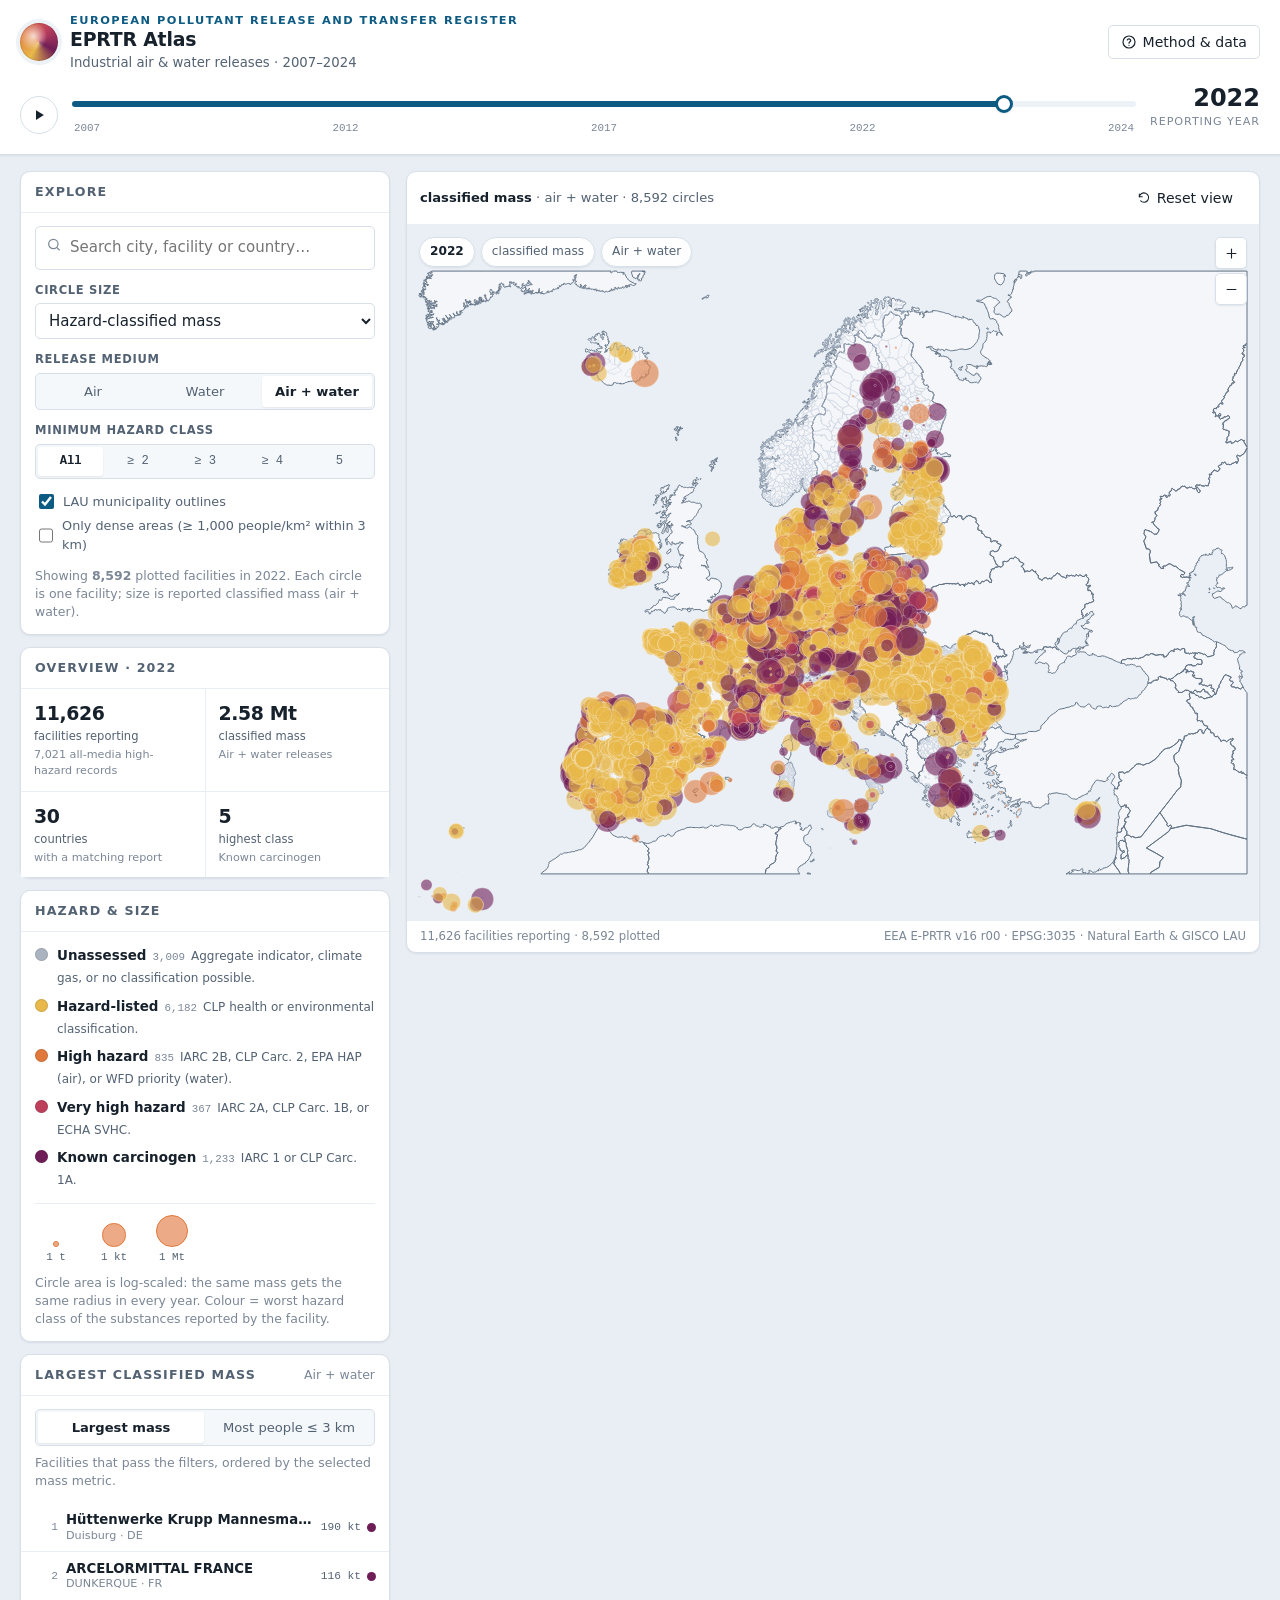
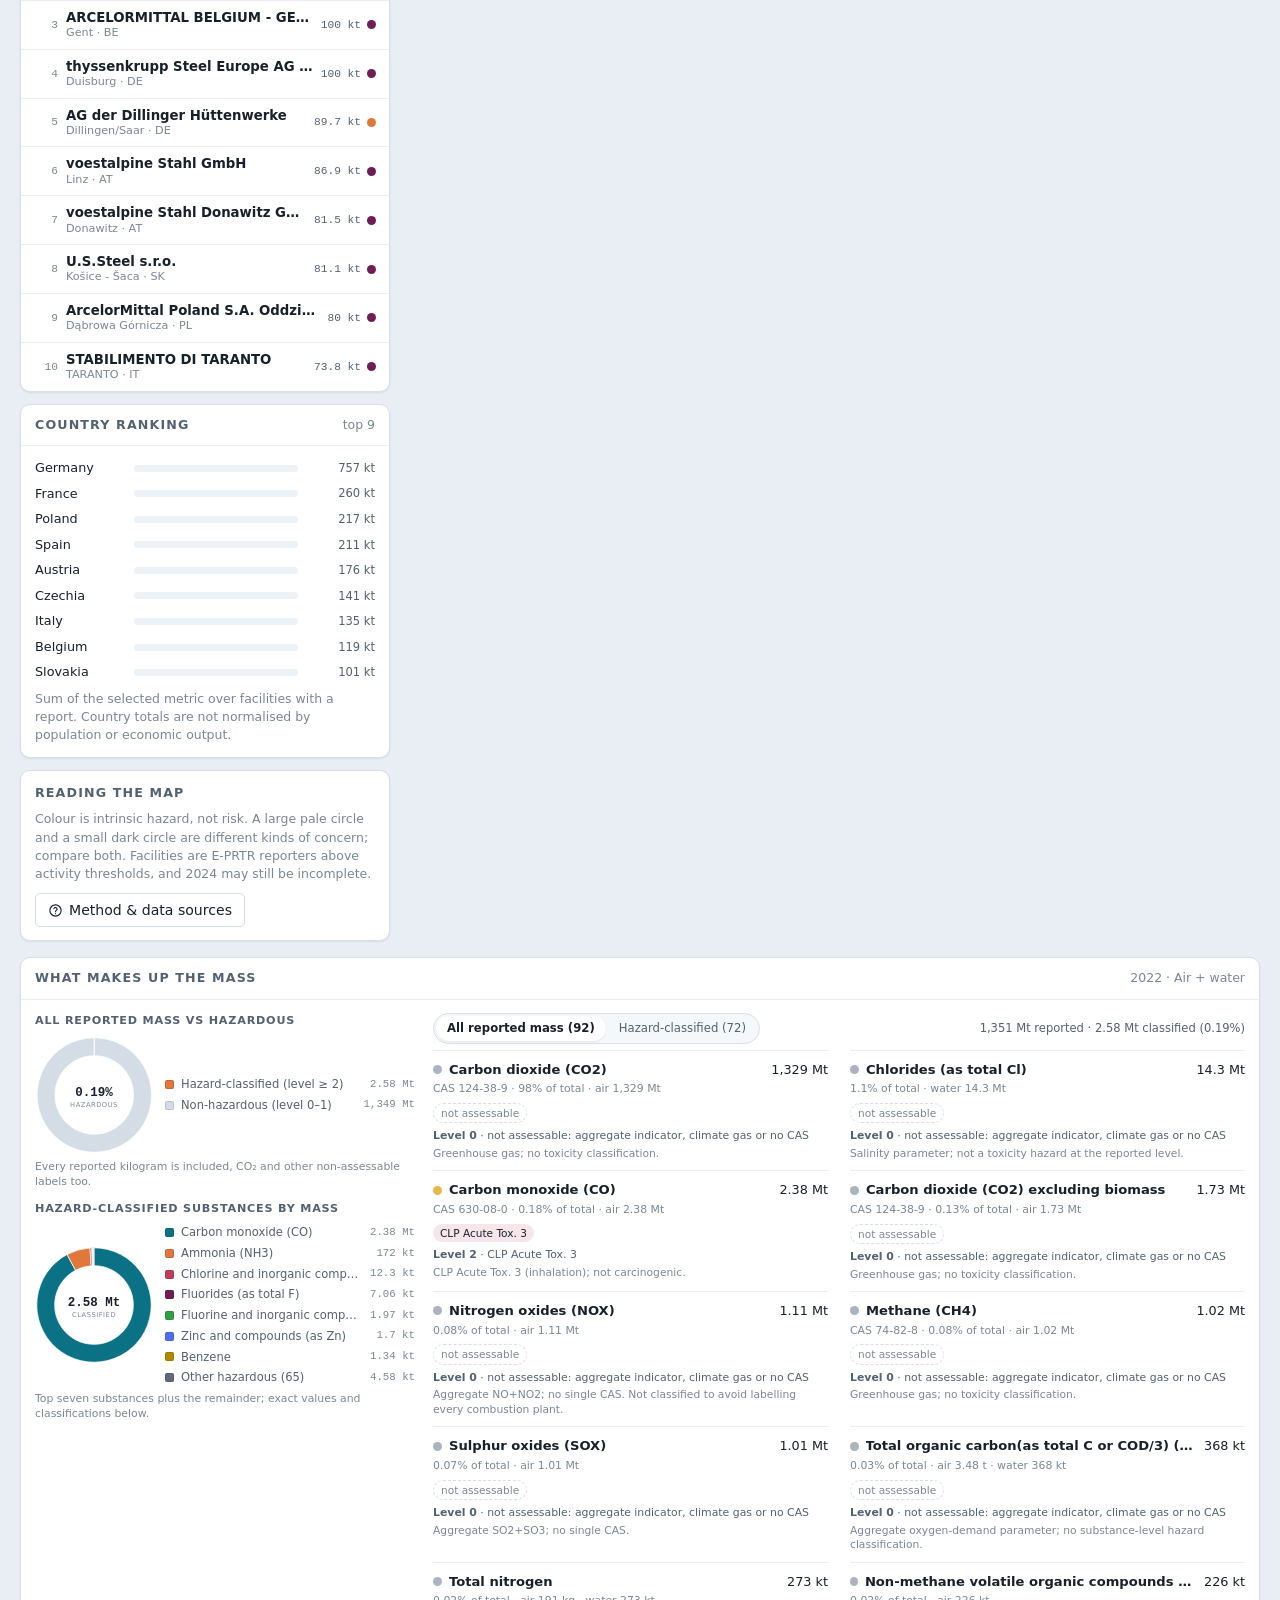
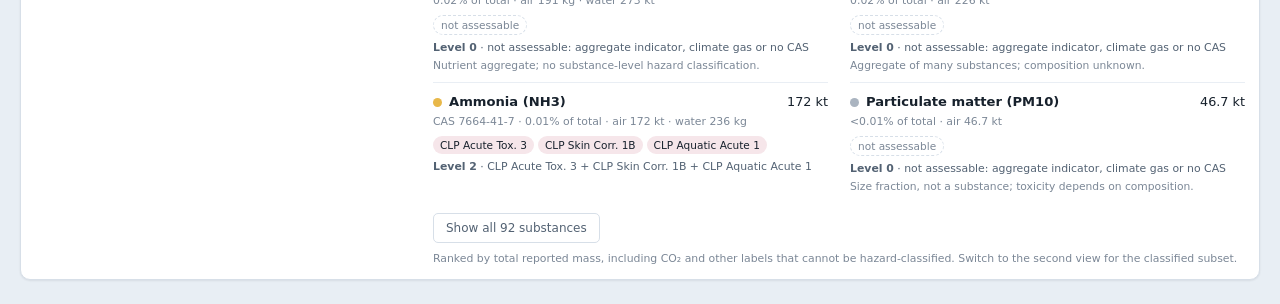
<file: dashboard/index.html>
<!DOCTYPE html>
<html lang="en">
<head>
<meta charset="utf-8">
<meta name="viewport" content="width=device-width, initial-scale=1">
<title>EPRTR Atlas</title>
<link rel="canonical" href="./frontend/">
<script>
  location.replace("./frontend/" + location.hash);
</script>
</head>
<body>
<p><a href="./frontend/">Open the EPRTR Atlas</a></p>
</body>
</html>
</file>
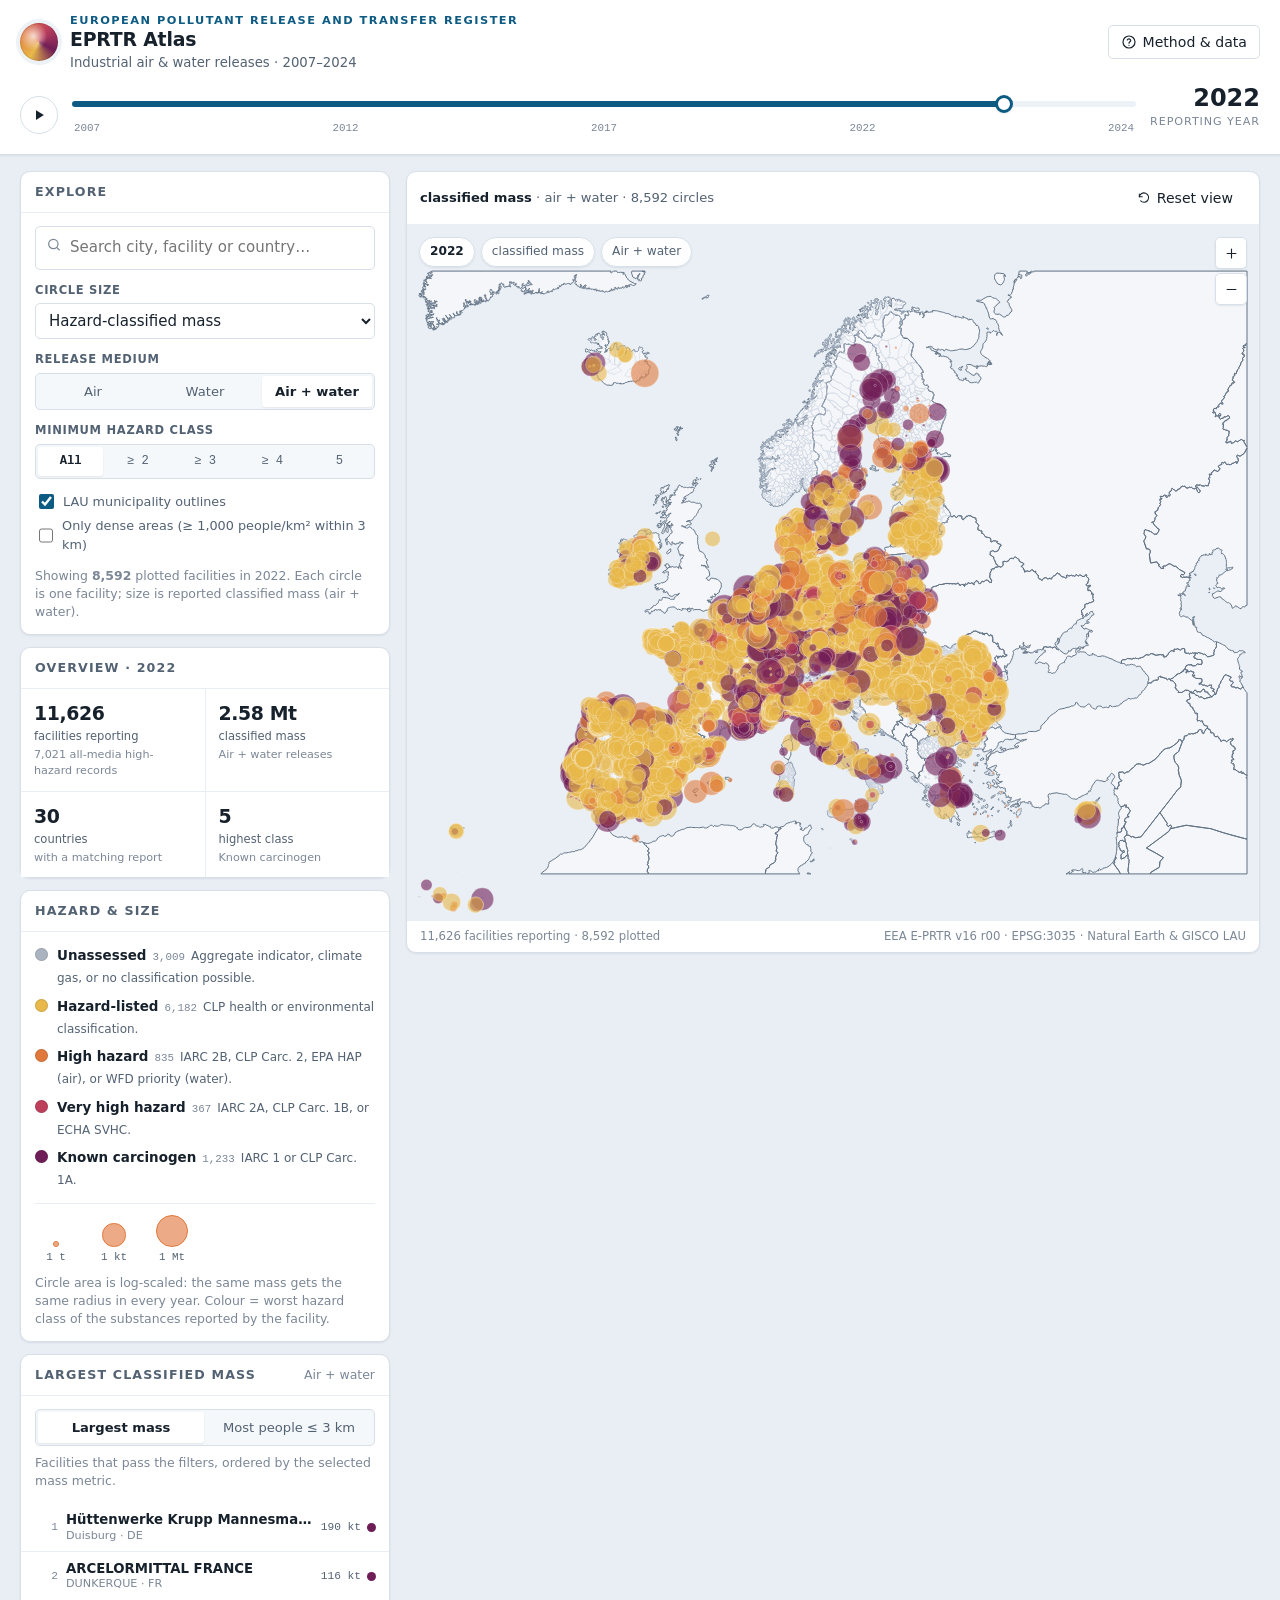
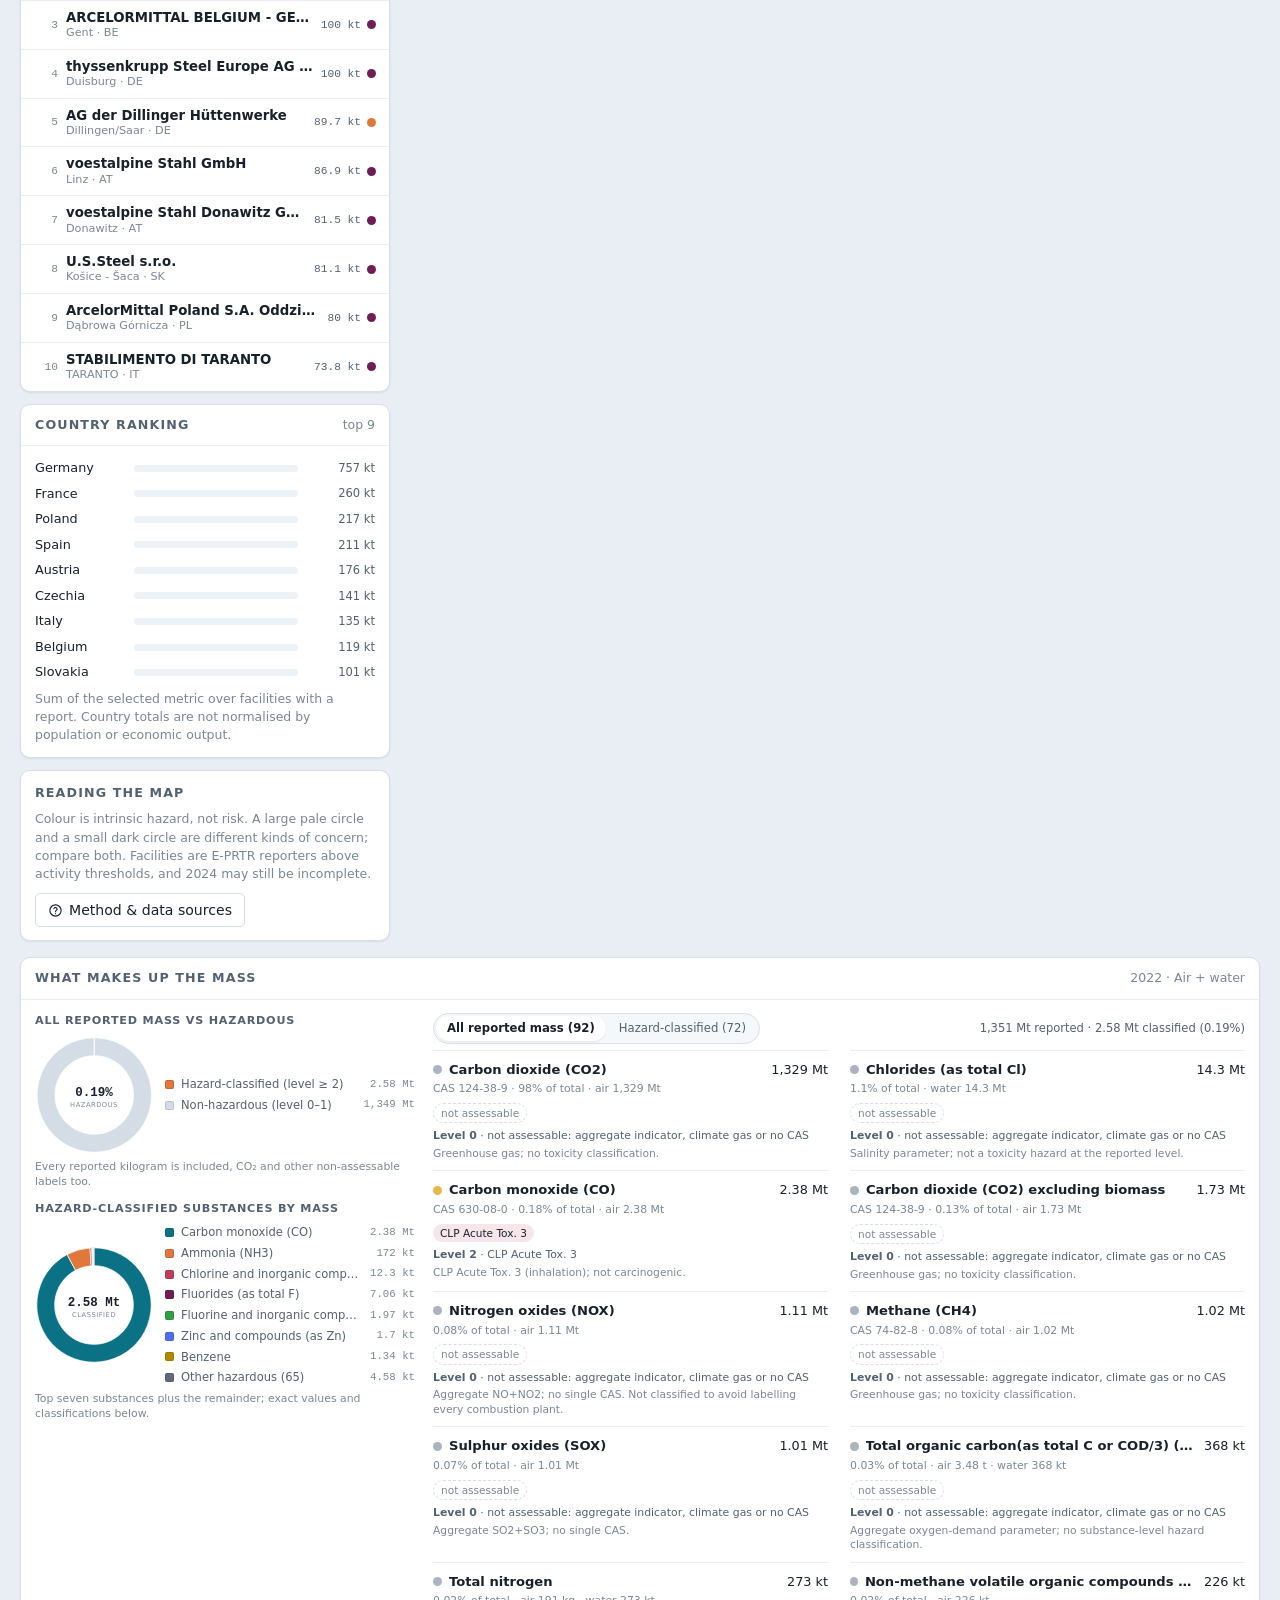
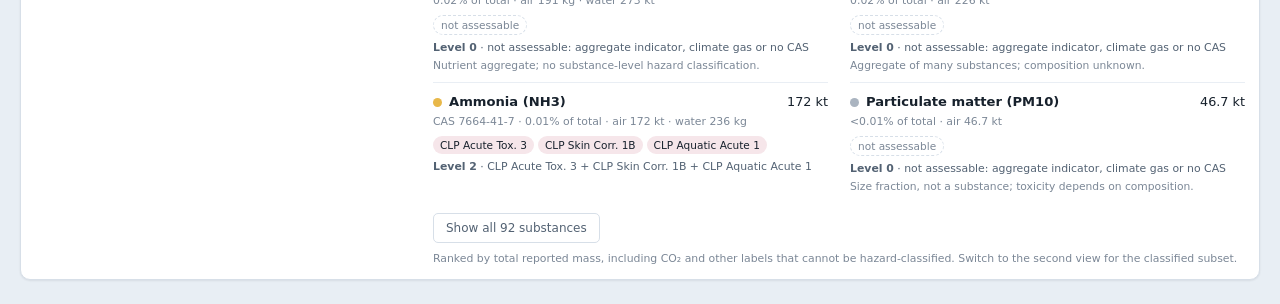
<file: dashboard/frontend/index.html>
<!DOCTYPE html>
<html lang="en">
<head>
<meta charset="utf-8">
<meta name="viewport" content="width=device-width, initial-scale=1">
<meta name="color-scheme" content="light dark">
<title>EPRTR Atlas — European air and water pollutant releases</title>
<meta name="description" content="Interactive map of reported E-PRTR air and water releases from 32 European countries, 2007–2024. Circle colour = hazard level of the reported substances; circle size = released mass. With city search, a year timeline and LAU boundaries.">
<meta name="author" content="EPRTR Atlas">
<link rel="icon" href="data:image/svg+xml,%3Csvg xmlns='http://www.w3.org/2000/svg' viewBox='0 0 32 32'%3E%3Ccircle cx='16' cy='16' r='14' fill='%230b7285'/%3E%3Ccircle cx='16' cy='16' r='7' fill='%23f6f8fa'/%3E%3C/svg%3E">
<link rel="stylesheet" href="tokens.css">
<link rel="stylesheet" href="tokens-dark.css">
<link rel="stylesheet" href="app.css">
<link rel="stylesheet" href="map.css">
<script src="vendor/react.production.min.js"></script>
<script src="vendor/react-dom.production.min.js"></script>
<script src="vendor/d3.min.js"></script>
<script src="lib/geo3035.js"></script>
<script src="lib/data.js"></script>
<script src="lib/substances.js"></script>
<script src="lib/topo.js"></script>
<script src="lib/map.js"></script>
<script src="vendor/babel.min.js"></script>
</head>
<body>
<a class="skip-link" href="#main">Skip to content</a>

<noscript>
  <div class="notice">
    <h1>JavaScript is disabled</h1>
    <p>This dashboard draws the map in the browser with React and d3. The underlying
    data are still available as files:</p>
    <ul>
      <li><a href="../data/facilities.json">facilities.json</a> — one record per facility</li>
      <li><a href="../data/releases/2022.json">releases/2022.json</a> — one record per facility and year</li>
      <li><a href="../data/pollutants.json">pollutants.json</a> — hazard classification of every E-PRTR label</li>
      <li><a href="../data/substances.json">substances.json</a> — reported mass per substance and year</li>
      <li><a href="../data/cities.json">cities.json</a> — LAU search index</li>
      <li><a href="../data/permits.json">permits.json</a> — IED permit record per facility (2017–2024)</li>
      <li><a href="../data/population.json">population.json</a> — people within 0.5/1/3/5 km (JRC 2021)</li>
      <li><a href="../data/quality_report.json">quality_report.json</a> — cleaning, join and coverage checks</li>
    </ul>
  </div>
</noscript>

<div id="root" class="app-root">
  <div class="boot" data-testid="boot">
    <span class="boot__mark" aria-hidden="true"></span>
    <div>
      <p class="boot__title">EPRTR Atlas</p>
      <p class="boot__text">Loading 32,000 facilities, the city index and LAU boundaries…</p>
    </div>
  </div>
</div>

<script>
(function () {
  "use strict";
  var root = document.getElementById("root");
  if (!root) return;
  var STALL_MS = 20000;

  function show(title, paragraphs) {
    root.innerHTML = '<div class="notice"><h2>' + title + '</h2>' +
      '<div>' + paragraphs.join("") + '</div></div>';
    document.body.dataset.ready = "error";
  }

  var howTo = '<p>Serve the <code>dashboard/</code> directory, for example with ' +
    '<code>cd dashboard &amp;&amp; python3 -m http.server 8000</code>, then open ' +
    '<code>http://localhost:8000/frontend/</code>.</p>';

  if (location.protocol === "file:") {
    show("A small web server is needed", [
      '<p>The page was opened from disk (<code>file://</code>). Browsers block the ' +
      'JSON loads and the JSX compiler in that mode, so the map would stay empty.</p>',
      howTo
    ]);
    return;
  }

  window.addEventListener("load", function () {
    window.setTimeout(function () {
      if (document.body.dataset.ready) return;
      show("The dashboard did not start", [
        '<p><code>app.jsx</code> was not loaded or not compiled. Check the browser ' +
        'console (F12) and make sure all files under <code>frontend/</code> are present.</p>',
        howTo
      ]);
    }, STALL_MS);
  });
})();
</script>

<script type="text/babel" data-presets="react" src="app.jsx"></script>
</body>
</html>
</file>
<file: dashboard/frontend/tokens.css>
/* EPRTR Atlas - design tokens (single source for the dashboard and the
 * Quarto pages).  Light values only: `tokens-dark.css` adds the dark palette
 * for the dashboard, while the Quarto site stays light.
 * `analysis/styles.qmd` renders the same swatches; keep the hex values in sync.
 */
:root {
  --haz-0: #aab4c0;
  --haz-1: #d4dce5;
  --haz-2: #e8b84a;
  --haz-3: #e0783b;
  --haz-4: #bd3f5c;
  --haz-5: #6f1d56;
  --map-land: #f4f6f9;
  --map-lau: #c3cedb;
  --map-country: #607184;
  --map-sea: #e9eff5;
  --ink: #17212c;
  --ink-2: #536273;
  --ink-3: #7b8796;
  --line: #d7dfe8;
  --line-soft: #e9eef4;
  --surface: #ffffff;
  --surface-2: #f5f8fb;
  --surface-3: #edf2f7;
  --bg: #e8eef4;
  --brand: #0d5b83;
  --brand-2: #117a68;
  --danger: #a62b3c;
  --shadow-1: 0 1px 2px rgba(17, 30, 44, 0.08);
  --shadow-2: 0 10px 30px rgba(17, 30, 44, 0.16);
  --radius-1: 5px;
  --radius-2: 10px;
  --radius-3: 16px;
  --space-1: 4px;
  --space-2: 8px;
  --space-3: 12px;
  --space-4: 16px;
  --space-5: 24px;
  --space-6: 32px;
  --header-h: 132px;
  --side-w: 370px;
  --font: "Segoe UI", system-ui, -apple-system, "Helvetica Neue", Arial, sans-serif;
  --mono: "SFMono-Regular", Consolas, "Liberation Mono", monospace;
}
</file>
<file: dashboard/frontend/tokens-dark.css>
/* EPRTR Atlas - dark tokens.  Loaded by the dashboard only; the Quarto site
 * is light-only, so it links tokens.css alone.
 */
@media (prefers-color-scheme: dark) {
  :root {
    --haz-0: #5d6673;
    --haz-1: #7b8796;
    --haz-2: #e2ad38;
    --haz-3: #e87537;
    --haz-4: #d24a67;
    --haz-5: #b44d9e;
    --map-land: #1b222b;
    --map-lau: #3b4755;
    --map-country: #8695a6;
    --map-sea: #111820;
    --ink: #edf1f6;
    --ink-2: #b2bdc9;
    --ink-3: #8794a3;
    --line: #394452;
    --line-soft: #2b3440;
    --surface: #181f27;
    --surface-2: #1f2832;
    --surface-3: #27323e;
    --bg: #10161c;
    --brand: #72b7dd;
    --brand-2: #6ecbb5;
    --danger: #ef8a9a;
    --shadow-1: 0 1px 2px rgba(0, 0, 0, 0.45);
    --shadow-2: 0 10px 30px rgba(0, 0, 0, 0.55);
  }
}
</file>
<file: dashboard/frontend/app.css>
/* EPRTR Atlas - explorer shell styles (React app only: header, sidebar,
 * controls, detail panel, modal).  The Quarto pages do not load this file.
 */
* { box-sizing: border-box; }
html { height: 100%; }
body {
  margin: 0;
  min-height: 100%;
  background: var(--bg);
  color: var(--ink);
  font-family: var(--font);
  font-size: 15px;
  line-height: 1.45;
  -webkit-font-smoothing: antialiased;
}
button, input, select { font: inherit; }
button { color: inherit; }
a { color: var(--brand); text-underline-offset: 2px; }
a:hover { text-decoration-thickness: 2px; }
code { font-family: var(--mono); font-size: 0.92em; }
h1, h2, h3, p { margin: 0; }
:focus-visible { outline: 2px solid var(--brand); outline-offset: 2px; }

.skip-link {
  position: absolute; left: -999px; top: 8px; z-index: 1000;
  background: var(--surface); color: var(--ink); padding: 8px 12px;
  border-radius: var(--radius-1); box-shadow: var(--shadow-1);
}
.skip-link:focus { left: 8px; }

.app-root { min-height: 100vh; }

/* Boot + notice ----------------------------------------------------------- */
.boot {
  min-height: 100vh; display: flex; align-items: center; justify-content: center;
  gap: var(--space-4); padding: var(--space-5);
}
.boot__mark {
  width: 30px; height: 30px; border-radius: 50%;
  border: 3px solid var(--line); border-top-color: var(--brand);
  animation: spin 0.9s linear infinite;
}
@keyframes spin { to { transform: rotate(360deg); } }
.boot__title { font-weight: 700; font-size: 1.1rem; }
.boot__text { color: var(--ink-2); margin-top: 2px; }
.notice {
  max-width: 760px; margin: 10vh auto; padding: var(--space-5);
  background: var(--surface); border: 1px solid var(--line);
  border-radius: var(--radius-2); box-shadow: var(--shadow-2);
}
.notice h1, .notice h2 { font-size: 1.35rem; margin-bottom: var(--space-3); }
.notice p + p { margin-top: var(--space-3); }
.notice ul { margin: var(--space-3) 0 0; padding-left: 1.2em; }

/* Header ------------------------------------------------------------------ */
.topbar {
  position: sticky; top: 0; z-index: 40;
  background: var(--surface);
  border-bottom: 1px solid var(--line);
  box-shadow: var(--shadow-1);
}
.topbar__inner {
  max-width: 1800px; margin: 0 auto; padding: 12px 20px 10px;
  display: grid; grid-template-columns: minmax(260px, 1fr) auto; gap: 10px 24px;
  align-items: center;
}
.brand { display: flex; align-items: center; gap: 12px; min-width: 0; }
.brand__mark {
  width: 38px; height: 38px; flex: 0 0 38px; border-radius: 50%;
  background:
    radial-gradient(circle at 35% 35%, rgba(255,255,255,0.75), transparent 40%),
    conic-gradient(from 210deg, var(--haz-2), var(--haz-3), var(--haz-4), var(--haz-5), var(--haz-2));
  box-shadow: inset 0 0 0 1px rgba(0,0,0,0.12), 0 0 0 4px var(--surface-3);
}
.brand__eyebrow {
  font-size: 0.71rem; font-weight: 700; letter-spacing: 0.13em;
  text-transform: uppercase; color: var(--brand);
}
.brand__title { font-size: 1.18rem; line-height: 1.2; letter-spacing: -0.01em; }
.brand__sub { color: var(--ink-2); font-size: 0.83rem; margin-top: 2px; }

.header-actions { display: flex; align-items: center; gap: var(--space-2); }
.btn {
  display: inline-flex; align-items: center; justify-content: center; gap: 6px;
  min-height: 34px; padding: 6px 12px; border-radius: var(--radius-1);
  border: 1px solid var(--line); background: var(--surface); cursor: pointer;
  font-size: 0.88rem; color: var(--ink); white-space: nowrap;
  transition: border-color 0.15s, background 0.15s, color 0.15s;
}
.btn:hover { border-color: var(--brand); }
.btn--primary { background: var(--brand); border-color: var(--brand); color: #fff; }
.btn--primary:hover { filter: brightness(1.08); }
.btn--ghost { border-color: transparent; background: transparent; }
.btn--icon { width: 34px; padding: 0; }
.btn[aria-pressed="true"] { background: var(--surface-3); border-color: var(--brand); color: var(--brand); }

.timeline {
  grid-column: 1 / -1; display: grid; grid-template-columns: auto 1fr auto;
  align-items: center; gap: 10px 14px; padding: 4px 0 0;
}
.timeline__play {
  width: 38px; height: 38px; border-radius: 50%; border: 1px solid var(--line);
  background: var(--surface); cursor: pointer; display: grid; place-items: center;
}
.timeline__play:hover { border-color: var(--brand); color: var(--brand); }
.timeline__track { position: relative; min-width: 0; }
.timeline__range {
  width: 100%; margin: 0; appearance: none; -webkit-appearance: none;
  height: 22px; background: transparent; cursor: pointer;
}
.timeline__range::-webkit-slider-runnable-track {
  height: 6px; border-radius: 999px;
  background: linear-gradient(to right, var(--brand) var(--fill, 80%), var(--surface-3) var(--fill, 80%));
}
.timeline__range::-moz-range-track {
  height: 6px; border-radius: 999px;
  background: linear-gradient(to right, var(--brand) var(--fill, 80%), var(--surface-3) var(--fill, 80%));
}
.timeline__range::-webkit-slider-thumb {
  -webkit-appearance: none; appearance: none; width: 18px; height: 18px;
  margin-top: -6px; border-radius: 50%; background: var(--surface);
  border: 3px solid var(--brand); box-shadow: var(--shadow-1);
}
.timeline__range::-moz-range-thumb {
  width: 14px; height: 14px; border-radius: 50%; background: var(--surface);
  border: 3px solid var(--brand); box-shadow: var(--shadow-1);
}
.timeline__years {
  display: flex; justify-content: space-between; padding: 0 2px;
  font-family: var(--mono); font-size: 0.68rem; color: var(--ink-3);
}
.timeline__year {
  min-width: 74px; text-align: right; font-variant-numeric: tabular-nums;
}
.timeline__year strong { display: block; font-size: 1.5rem; line-height: 1; color: var(--ink); }
.timeline__year span { font-size: 0.7rem; color: var(--ink-3); text-transform: uppercase; letter-spacing: 0.08em; }
.timeline__loading { color: var(--brand); font-size: 0.72rem; min-height: 1em; }

/* Layout ------------------------------------------------------------------ */
.shell {
  max-width: 1800px; margin: 0 auto; padding: var(--space-4) 20px var(--space-5);
  display: grid; grid-template-columns: var(--side-w) minmax(0, 1fr); gap: var(--space-4);
  align-items: start;
}
.sidebar { display: flex; flex-direction: column; gap: var(--space-3); min-width: 0; }

/* Controls / search ------------------------------------------------------- */
.field { display: flex; flex-direction: column; gap: 5px; margin-bottom: 12px; }
.field:last-child { margin-bottom: 0; }
.field__label {
  font-size: 0.72rem; font-weight: 700; letter-spacing: 0.06em;
  text-transform: uppercase; color: var(--ink-2);
}
.segmented {
  display: flex; background: var(--surface-2); border: 1px solid var(--line);
  border-radius: var(--radius-1); padding: 2px; gap: 2px;
}
.segmented__btn {
  flex: 1 1 0; min-width: 0; border: 0; background: transparent; cursor: pointer;
  border-radius: 3px; padding: 6px 5px; font-size: 0.82rem; color: var(--ink-2);
  white-space: nowrap;
}
.segmented__btn:hover { color: var(--ink); background: var(--surface-3); }
.segmented__btn[aria-pressed="true"] {
  background: var(--surface); color: var(--ink); font-weight: 600;
  box-shadow: var(--shadow-1);
}
.segmented--levels .segmented__btn { font-family: var(--mono); font-size: 0.76rem; }
.select {
  width: 100%; padding: 7px 9px; border: 1px solid var(--line);
  border-radius: var(--radius-1); background: var(--surface); color: var(--ink);
}
.select:focus { border-color: var(--brand); }

.search { position: relative; }
.search__input {
  width: 100%; padding: 10px 34px 10px 34px; border: 1px solid var(--line);
  border-radius: var(--radius-1); background: var(--surface); color: var(--ink);
}
.search__input:focus { border-color: var(--brand); outline: none; box-shadow: 0 0 0 2px color-mix(in srgb, var(--brand) 20%, transparent); }
.search__icon {
  position: absolute; left: 11px; top: 50%; transform: translateY(-50%);
  color: var(--ink-3); pointer-events: none;
}
.search__clear {
  position: absolute; right: 5px; top: 50%; transform: translateY(-50%);
  border: 0; background: transparent; color: var(--ink-3); cursor: pointer;
  padding: 4px 7px; border-radius: 3px;
}
.search__clear:hover { color: var(--ink); background: var(--surface-3); }
.search__results {
  position: absolute; z-index: 30; top: calc(100% + 5px); left: 0; right: 0;
  max-height: 340px; overflow: auto; background: var(--surface);
  border: 1px solid var(--line); border-radius: var(--radius-2);
  box-shadow: var(--shadow-2); padding: 5px;
}
.search__group {
  padding: 7px 9px 4px; font-size: 0.68rem; font-weight: 700;
  letter-spacing: 0.09em; text-transform: uppercase; color: var(--ink-3);
}
.search__result {
  width: 100%; display: grid; grid-template-columns: 22px 1fr auto; gap: 8px;
  align-items: center; padding: 7px 9px; border: 0; border-radius: 4px;
  background: transparent; text-align: left; cursor: pointer; color: var(--ink);
}
.search__result:hover, .search__result:focus-visible { background: var(--surface-3); }
.search__result-mark { color: var(--brand); display: grid; place-items: center; }
.search__result-name { font-size: 0.9rem; font-weight: 600; overflow: hidden; text-overflow: ellipsis; white-space: nowrap; }
.search__result-sub { font-size: 0.75rem; color: var(--ink-2); overflow: hidden; text-overflow: ellipsis; white-space: nowrap; }
.search__result-meta { font-size: 0.72rem; color: var(--ink-3); font-family: var(--mono); }
.search__empty { padding: 10px; color: var(--ink-3); font-size: 0.85rem; }

/* Stats ------------------------------------------------------------------- */
.stats { display: grid; grid-template-columns: 1fr 1fr; gap: 1px; background: var(--line-soft); }
.stat { background: var(--surface); padding: 11px 13px; }
.stat__value { font-size: 1.18rem; font-weight: 700; font-variant-numeric: tabular-nums; letter-spacing: -0.02em; }
.stat__label { font-size: 0.72rem; color: var(--ink-2); margin-top: 1px; }
.stat__sub { font-size: 0.7rem; color: var(--ink-3); margin-top: 2px; }

/* Hazard legend ----------------------------------------------------------- */
.legend { display: flex; flex-direction: column; gap: 7px; }
.size-legend { display: flex; align-items: flex-end; gap: 16px; margin-top: 12px; padding-top: 11px; border-top: 1px solid var(--line-soft); }
.size-legend__item { display: flex; flex-direction: column; align-items: center; gap: 3px; min-width: 42px; }
.size-legend__circle {
  border-radius: 50%; background: color-mix(in srgb, var(--haz-3) 62%, transparent);
  border: 1px solid var(--haz-3);
}
.size-legend__label { font-size: 0.68rem; color: var(--ink-2); font-family: var(--mono); white-space: nowrap; }

/* Country ranking --------------------------------------------------------- */
.country-list { display: flex; flex-direction: column; gap: 7px; }
.country-row { display: grid; grid-template-columns: 92px 1fr 70px; gap: 7px; align-items: center; }
.country-row__name { font-size: 0.8rem; white-space: nowrap; overflow: hidden; text-overflow: ellipsis; }
.country-row__bar { height: 7px; border-radius: 999px; background: var(--surface-3); overflow: hidden; }
.country-row__fill { height: 100%; border-radius: inherit; background: var(--haz-3); }
.country-row__value { font-size: 0.72rem; color: var(--ink-2); text-align: right; font-variant-numeric: tabular-nums; }


/* Place + facility detail ------------------------------------------------ */
.place {
  display: flex; align-items: flex-start; justify-content: space-between; gap: 10px;
}
.place__name { font-size: 1rem; font-weight: 700; line-height: 1.25; }
.place__meta { font-size: 0.78rem; color: var(--ink-2); margin-top: 2px; }
.place__clear { flex: 0 0 auto; }
.place__actions { display: flex; align-items: center; gap: 6px; margin-top: 10px; }
.check {
  display: inline-flex; align-items: center; gap: 6px; font-size: 0.8rem;
  color: var(--ink-2); cursor: pointer; user-select: none;
}
.check input { accent-color: var(--brand); width: 15px; height: 15px; }
.sparkline { width: 100%; height: 56px; display: block; overflow: visible; }
.sparkline__path { fill: none; stroke: var(--brand); stroke-width: 1.8; }
.sparkline__area { fill: color-mix(in srgb, var(--brand) 14%, transparent); }
.sparkline__dot { fill: var(--brand); }
.sparkline__axis { stroke: var(--line); stroke-width: 1; }
.sparkline__label { fill: var(--ink-3); font-size: 8px; font-family: var(--mono); }

.facility-list { display: flex; flex-direction: column; }
.facility-row {
  width: 100%; display: grid; grid-template-columns: 24px minmax(0, 1fr) auto;
  gap: 8px; align-items: center; padding: 8px 13px; border: 0;
  border-bottom: 1px solid var(--line-soft); background: transparent;
  text-align: left; color: var(--ink); cursor: pointer;
}
.facility-row:last-child { border-bottom: 0; }
.facility-row:hover, .facility-row:focus-visible { background: var(--surface-2); }
.facility-row__rank {
  font-family: var(--mono); font-size: 0.7rem; color: var(--ink-3);
  text-align: right; font-variant-numeric: tabular-nums;
}
.facility-row__body { min-width: 0; display: flex; flex-direction: column; }
.facility-row__name {
  font-size: 0.83rem; font-weight: 600; line-height: 1.3;
  overflow: hidden; text-overflow: ellipsis; white-space: nowrap;
}
.facility-row__meta {
  font-size: 0.7rem; color: var(--ink-3); line-height: 1.3;
  overflow: hidden; text-overflow: ellipsis; white-space: nowrap;
}
.facility-row__value {
  font-family: var(--mono); font-size: 0.7rem; color: var(--ink-2);
  display: inline-flex; align-items: center; gap: 6px; white-space: nowrap;
}


/* Modal ------------------------------------------------------------------- */
.modal-backdrop {
  position: fixed; inset: 0; z-index: 100; background: rgba(9, 16, 24, 0.55);
  display: grid; place-items: center; padding: 20px;
}
.modal {
  width: min(760px, 100%); max-height: min(86vh, 900px); overflow: auto;
  background: var(--surface); border: 1px solid var(--line);
  border-radius: var(--radius-3); box-shadow: var(--shadow-2);
}
.modal__head {
  position: sticky; top: 0; display: flex; align-items: center; justify-content: space-between;
  gap: 12px; padding: 15px 20px; border-bottom: 1px solid var(--line-soft);
  background: var(--surface); z-index: 1;
}
.modal__title { font-size: 1.05rem; }
.modal__body { padding: 18px 20px 24px; }
.modal__body h3 { font-size: 0.8rem; text-transform: uppercase; letter-spacing: 0.08em; color: var(--ink-2); margin: 18px 0 6px; }
.modal__body h3:first-child { margin-top: 0; }
.modal__body p, .modal__body li { font-size: 0.87rem; color: var(--ink-2); }
.modal__body ul { margin: 4px 0 0; padding-left: 1.15em; }
.modal__body li + li { margin-top: 3px; }
.modal__body strong { color: var(--ink); }
.modal__body a { font-weight: 600; }
.kv { display: grid; grid-template-columns: 150px 1fr; gap: 5px 14px; font-size: 0.84rem; }
.kv dt { color: var(--ink-3); }
.kv dd { margin: 0; color: var(--ink-2); }

/* Responsive */

@media (max-width: 1120px) {
  :root { --side-w: 330px; }
  .country-row { grid-template-columns: 80px 1fr 62px; }
}

@media (max-width: 900px) {
  :root { --header-h: 124px; }
  .topbar__inner { grid-template-columns: 1fr auto; padding: 10px 14px 8px; }
  .brand__sub { display: none; }
  .shell { grid-template-columns: 1fr; padding: var(--space-3) 14px var(--space-5); }
  .sidebar { grid-row: 2; }
  .timeline { gap: 8px 10px; }
  .timeline__year strong { font-size: 1.25rem; }
  .timeline__years span:nth-child(even) { display: none; }
}

@media (max-width: 620px) {
  :root { --header-h: 118px; }
  .brand__mark { width: 32px; height: 32px; flex-basis: 32px; }
  .brand__title { font-size: 1.02rem; }
  .brand__eyebrow { font-size: 0.62rem; }
  .header-actions .btn__text { display: none; }
  .header-actions .btn { padding: 6px 9px; }
  .timeline { grid-template-columns: auto 1fr; }
  .timeline__year { grid-column: 1 / -1; text-align: left; display: flex; align-items: baseline; gap: 8px; }
  .timeline__year strong { font-size: 1.1rem; }
  .timeline__years { display: none; }
  .stats { grid-template-columns: 1fr 1fr; }
  .stat { padding: 9px 11px; }
  .stat__value { font-size: 1.02rem; }
  .country-row { grid-template-columns: 84px 1fr 58px; }
  .modal-backdrop { padding: 0; align-items: end; }
  .modal { max-height: 92vh; border-radius: var(--radius-3) var(--radius-3) 0 0; }
  .kv { grid-template-columns: 1fr; gap: 2px; }
  .kv dd { margin-bottom: 6px; }

}

@media (prefers-reduced-motion: reduce) {
  *, *::before, *::after { animation-duration: 0.001ms !important; transition-duration: 0.001ms !important; }
}

@media print {
  .shell { display: block; padding: 0; }
  .topbar, .sidebar .panel--controls { display: none !important; }
  .panel { box-shadow: none; border-color: #999; }
}
</file>
<file: dashboard/frontend/map.css>
/* EPRTR Atlas - map styles shared by the React explorer (/map/frontend/) and
 * the native Quarto map page (/map.html).  Both shells load `lib/map.js`, so
 * the map must look identical in both.
 */
/* Map --------------------------------------------------------------------- */
.map-panel {
  position: sticky; top: var(--header-h); min-width: 0;
  background: var(--surface); border: 1px solid var(--line);
  border-radius: var(--radius-2); box-shadow: var(--shadow-1); overflow: hidden;
}
.map-panel__head {
  display: flex; align-items: center; justify-content: space-between; gap: 12px;
  padding: 9px 13px; border-bottom: 1px solid var(--line-soft); min-height: 44px;
}
.map-panel__title { font-size: 0.82rem; color: var(--ink-2); min-width: 0; }
.map-panel__title strong { color: var(--ink); }
.map-panel__tools { display: flex; align-items: center; gap: 4px; }
.map-wrap { position: relative; background: var(--map-sea); min-height: 620px; }
.map {
  display: block; width: 100%; height: clamp(620px, calc(100vh - 205px), 1000px);
  touch-action: none; cursor: grab;
}
.map:active { cursor: grabbing; }
.map__svg { display: block; width: 100%; height: 100%; background: var(--map-sea); }
.map__zoom { will-change: transform; }
.map__background { fill: transparent; }
.map__countries { fill: var(--map-land); stroke: var(--map-country); stroke-width: 1; stroke-linejoin: round; }
.map__lau { fill: none; stroke: var(--map-lau); stroke-width: 0.5; stroke-opacity: 0.85; }
.map__focus { pointer-events: none; }
.map__radius { fill: color-mix(in srgb, var(--brand) 7%, transparent); stroke: var(--brand); stroke-width: 1.4; stroke-dasharray: 6 4; vector-effect: non-scaling-stroke; }
.map__radius-dot { fill: var(--brand); stroke: var(--surface); stroke-width: 1.5; transform-box: fill-box; transform-origin: center; transform: scale(var(--dot-inv, 1)); }
.map__radius-label { fill: var(--brand); font-size: 10px; font-weight: 600; paint-order: stroke; stroke: var(--surface); stroke-width: 3px; transform-box: fill-box; transform-origin: left center; transform: scale(var(--dot-inv, 1)); }
.map__dot {
  fill: var(--dot, var(--haz-0)); fill-opacity: 0.6;
  stroke: var(--surface); stroke-opacity: 0.55; stroke-width: 0.5; cursor: pointer;
  transition: fill-opacity 0.12s;
  transform-box: fill-box; transform-origin: center;
  transform: scale(var(--dot-inv, 1));
}
.map__dot:hover, .map__dot:focus-visible { fill-opacity: 1; stroke: var(--ink); stroke-opacity: 1; stroke-width: 1.2; }
.map__dot.is-selected { fill-opacity: 1; stroke: var(--ink); stroke-opacity: 1; stroke-width: 1.8; }
.map__dot.is-zero { fill-opacity: 0.38; }
.map__dot.is-dim { fill-opacity: 0.18; }
.map__hud {
  position: absolute; left: 12px; top: 12px; z-index: 5;
  display: flex; align-items: center; gap: 6px; flex-wrap: wrap;
  max-width: calc(100% - 24px); pointer-events: none;
}
.map__pill {
  pointer-events: auto; display: inline-flex; align-items: center; gap: 6px;
  background: color-mix(in srgb, var(--surface) 93%, transparent);
  backdrop-filter: blur(5px); border: 1px solid var(--line);
  border-radius: 999px; padding: 5px 10px; font-size: 0.76rem;
  color: var(--ink-2); box-shadow: var(--shadow-1);
}
.map__pill strong { color: var(--ink); }
.map__zoom-controls {
  position: absolute; right: 12px; top: 12px; z-index: 6;
  display: flex; flex-direction: column; gap: 4px;
}
.map__zoom-controls .btn {
  width: 32px; height: 32px; min-height: 0; padding: 0;
  background: color-mix(in srgb, var(--surface) 94%, transparent);
  backdrop-filter: blur(5px); box-shadow: var(--shadow-1);
}
.map__footer {
  display: flex; align-items: center; justify-content: space-between; gap: 12px;
  padding: 7px 13px; border-top: 1px solid var(--line-soft);
  font-size: 0.73rem; color: var(--ink-3);
}
.map__footer span { white-space: nowrap; overflow: hidden; text-overflow: ellipsis; }
.map__empty {
  position: absolute; inset: 0; z-index: 7; display: grid; place-items: center;
  pointer-events: none; padding: 20px;
}
.map__empty div {
  background: var(--surface); border: 1px solid var(--line);
  border-radius: var(--radius-2); padding: 14px 18px; box-shadow: var(--shadow-2);
  text-align: center; font-size: 0.88rem; color: var(--ink-2); max-width: 280px;
}
.map__empty strong { display: block; color: var(--ink); margin-bottom: 3px; }

/* Tooltip ----------------------------------------------------------------- */
.tooltip {
  position: absolute; z-index: 20; pointer-events: none;
  min-width: 210px; max-width: 290px; padding: 9px 11px;
  background: var(--surface); border: 1px solid var(--line);
  border-radius: var(--radius-1); box-shadow: var(--shadow-2);
  font-size: 0.78rem; color: var(--ink-2); transform: translate(12px, 12px);
}
.tooltip__title { font-size: 0.87rem; font-weight: 700; color: var(--ink); line-height: 1.25; }
.tooltip__sub { font-size: 0.72rem; color: var(--ink-3); margin-bottom: 6px; }
.tooltip__row { display: flex; justify-content: space-between; gap: 12px; padding: 1px 0; }
.tooltip__row b { color: var(--ink); font-weight: 600; font-variant-numeric: tabular-nums; }
.tooltip__hint { margin-top: 5px; font-size: 0.69rem; color: var(--ink-3); }

/* Responsive */

@media (max-width: 900px) {
  .map-panel { position: static; grid-row: 1; }
  .map { height: 64vh; min-height: 430px; }
  .map-wrap { min-height: 430px; }
}

@media (max-width: 620px) {
  .map__hud { top: 8px; left: 8px; }
  .map__pill { font-size: 0.68rem; padding: 4px 8px; }
  .map__zoom-controls { right: 8px; top: 8px; }
  .map__footer { font-size: 0.67rem; }
  .map { height: auto; min-height: 0; aspect-ratio: 1.32; }
  .map-wrap { min-height: 0; }
}

@media print {
  .map__zoom-controls, .map__hud, .map-panel__tools { display: none !important; }
  .map-panel { box-shadow: none; border-color: #999; }
  .map { height: 190mm; }
}

/* Shared components (panel, detail, badges, legend) -----------------------
 * Used by the React explorer and by the Quarto map page, which does not
 * load app.css.  Moved here unchanged from the original styles.css.
 */
.panel {
  background: var(--surface); border: 1px solid var(--line);
  border-radius: var(--radius-2); box-shadow: var(--shadow-1);
}
.panel__head {
  display: flex; align-items: center; justify-content: space-between; gap: var(--space-2);
  padding: 11px 14px; border-bottom: 1px solid var(--line-soft);
}
.panel__title { font-size: 0.79rem; text-transform: uppercase; letter-spacing: 0.09em; color: var(--ink-2); font-weight: 700; }
.panel__body { padding: 13px 14px; }
.panel__body--flush { padding: 0; }
.panel__note { font-size: 0.78rem; color: var(--ink-3); margin-top: 8px; }
.legend__row { display: grid; grid-template-columns: 13px 1fr; gap: 9px; align-items: start; }
.legend__swatch {
  width: 13px; height: 13px; border-radius: 50%; margin-top: 3px;
  box-shadow: inset 0 0 0 1px rgba(0,0,0,0.12);
}
.legend__name { font-size: 0.84rem; font-weight: 600; }
.legend__count { font-size: 0.68rem; color: var(--ink-3); font-family: var(--mono); margin: 0 6px; }
.legend__desc { font-size: 0.75rem; color: var(--ink-2); line-height: 1.35; }

.detail__kicker { font-size: 0.7rem; color: var(--ink-3); text-transform: uppercase; letter-spacing: 0.08em; }
.detail__name { font-size: 1.02rem; line-height: 1.25; margin-top: 2px; }
.detail__meta { font-size: 0.78rem; color: var(--ink-2); margin-top: 3px; }
.detail__badges { display: flex; flex-wrap: wrap; gap: 5px; margin-top: 9px; }
.badge {
  display: inline-flex; align-items: center; gap: 5px; padding: 3px 8px;
  border-radius: 999px; font-size: 0.72rem; font-weight: 600;
  background: var(--surface-3); color: var(--ink-2);
}
.badge--haz { color: #fff; background: var(--badge, var(--haz-0)); }
.badge--outline { border: 1px solid var(--line); background: transparent; }
.detail__grid { display: grid; grid-template-columns: 1fr 1fr; gap: 1px; margin-top: 11px; background: var(--line-soft); border: 1px solid var(--line-soft); }
.detail__cell { background: var(--surface); padding: 8px 9px; }
.detail__cell dt { font-size: 0.68rem; color: var(--ink-3); }
.detail__cell dd { margin: 1px 0 0; font-size: 0.86rem; font-weight: 600; font-variant-numeric: tabular-nums; }
.detail__section { margin-top: 12px; }
.detail__section-title { font-size: 0.72rem; font-weight: 700; letter-spacing: 0.06em; text-transform: uppercase; color: var(--ink-2); margin-bottom: 5px; }
.chemical { display: grid; grid-template-columns: minmax(0, 1fr) auto auto auto; gap: 7px; align-items: center; padding: 5px 0; border-bottom: 1px solid var(--line-soft); }
.chemical:last-child { border-bottom: 0; }
.chemical__name { font-size: 0.79rem; overflow: hidden; text-overflow: ellipsis; white-space: nowrap; }
.chemical__medium { font-size: 0.65rem; color: var(--ink-3); text-transform: uppercase; }
.chemical__mass { font-size: 0.74rem; color: var(--ink-2); font-variant-numeric: tabular-nums; text-align: right; white-space: nowrap; }
.level-pip { width: 9px; height: 9px; border-radius: 50%; background: var(--pip, var(--haz-0)); display: inline-block; }
.detail__empty { font-size: 0.84rem; color: var(--ink-2); }
.detail__muted { color: var(--ink-3); font-weight: 400; }

/* Substance composition (React explorer + Quarto map) --------------------- */
.composition-panel { grid-column: 1 / -1; min-width: 0; }
.map-page > .composition-panel { margin-top: 16px; }
.composition {
  display: grid; grid-template-columns: minmax(0, 380px) minmax(0, 1fr);
  gap: 18px; align-items: start;
}
.composition__charts { display: flex; flex-direction: column; gap: 12px; min-width: 0; }
.donut-card { margin: 0; }
.donut-card__title {
  font-size: 0.7rem; text-transform: uppercase; letter-spacing: 0.07em;
  color: var(--ink-2); font-weight: 700; margin-bottom: 7px;
}
.donut-card__body { display: flex; align-items: center; gap: 12px; min-width: 0; }
.donut { width: 118px; height: 118px; flex: 0 0 auto; }
.donut__slice { stroke: var(--surface); stroke-width: 0.8; }
.donut__empty { stroke: var(--surface-3); }
.donut__center { font-size: 14px; font-weight: 700; fill: var(--ink); font-family: var(--mono); }
.donut__sub { font-size: 7.5px; fill: var(--ink-3); text-transform: uppercase; letter-spacing: 0.08em; }
.donut-legend {
  list-style: none; margin: 0; padding: 0; flex: 1 1 auto; min-width: 0;
  display: flex; flex-direction: column; gap: 4px;
}
.donut-legend__row { display: grid; grid-template-columns: 9px minmax(0, 1fr) auto; align-items: center; gap: 7px; font-size: 0.72rem; }
.donut-legend__swatch { width: 9px; height: 9px; border-radius: 2px; box-shadow: inset 0 0 0 1px rgba(0, 0, 0, 0.12); }
.donut-legend__label { color: var(--ink-2); overflow: hidden; text-overflow: ellipsis; white-space: nowrap; }
.donut-legend__value { font-family: var(--mono); font-size: 0.67rem; color: var(--ink-3); text-align: right; white-space: nowrap; }
.donut-card__note { margin: 6px 0 0; font-size: 0.68rem; color: var(--ink-3); line-height: 1.35; }
.composition__table { min-width: 0; }
.composition__head { display: flex; align-items: center; justify-content: space-between; gap: 10px; flex-wrap: wrap; }
.composition__summary { font-size: 0.72rem; color: var(--ink-2); font-variant-numeric: tabular-nums; }
.comp-toggle {
  display: inline-flex; gap: 2px; padding: 2px; background: var(--surface-2);
  border: 1px solid var(--line); border-radius: 999px;
}
.comp-toggle button {
  border: 0; background: transparent; color: var(--ink-2); cursor: pointer;
  border-radius: 999px; padding: 4px 11px; font-size: 0.73rem;
}
.comp-toggle button:hover { color: var(--ink); }
.comp-toggle button[aria-pressed="true"] {
  background: var(--surface); color: var(--ink); font-weight: 600; box-shadow: var(--shadow-1);
}
.substance-list { display: grid; grid-template-columns: repeat(auto-fill, minmax(310px, 1fr)); gap: 0 22px; margin-top: 6px; }
.substance { border-top: 1px solid var(--line-soft); padding: 9px 0; min-width: 0; }
.substance__top { display: flex; align-items: baseline; gap: 7px; min-width: 0; }
.substance__top .level-pip { align-self: center; }
.substance__name { flex: 1 1 auto; min-width: 0; font-size: 0.82rem; font-weight: 600; overflow: hidden; text-overflow: ellipsis; white-space: nowrap; }
.substance__mass { font-size: 0.8rem; font-variant-numeric: tabular-nums; white-space: nowrap; }
.substance__meta { font-size: 0.68rem; color: var(--ink-3); margin-top: 2px; }
.substance__tags { display: flex; flex-wrap: wrap; gap: 4px; margin-top: 6px; }
.chip {
  display: inline-flex; align-items: center; padding: 2px 7px; border-radius: 999px;
  font-size: 0.66rem; line-height: 1.35; white-space: nowrap;
  background: var(--surface-3); color: var(--ink-2);
}
.chip--iarc { background: color-mix(in srgb, var(--haz-5) 13%, var(--surface)); color: var(--ink); }
.chip--clp { background: color-mix(in srgb, var(--haz-4) 13%, var(--surface)); color: var(--ink); }
.chip--svhc { background: color-mix(in srgb, var(--haz-3) 15%, var(--surface)); color: var(--ink); }
.chip--hap, .chip--wfd { border: 1px solid var(--line); background: transparent; }
.chip--none { border: 1px dashed var(--line); background: transparent; color: var(--ink-3); }
.substance__basis { font-size: 0.68rem; color: var(--ink-2); margin-top: 5px; }
.substance__basis strong { font-weight: 700; }
.substance__note {
  margin: 3px 0 0; font-size: 0.67rem; color: var(--ink-3); line-height: 1.35;
  display: -webkit-box; -webkit-line-clamp: 2; -webkit-box-orient: vertical; overflow: hidden;
}
.comp-more {
  margin-top: 10px; min-height: 30px; padding: 4px 12px; border: 1px solid var(--line);
  border-radius: var(--radius-1); background: var(--surface); color: var(--ink-2);
  font-size: 0.75rem; cursor: pointer;
}
.comp-more:hover { border-color: var(--brand); color: var(--brand); }
.composition__note { margin: 8px 0 0; font-size: 0.68rem; color: var(--ink-3); line-height: 1.4; }

@media (max-width: 1100px) {
  .composition { grid-template-columns: minmax(0, 1fr); }
  .composition__charts { flex-direction: row; flex-wrap: wrap; }
  .donut-card { flex: 1 1 300px; }
}
@media (max-width: 700px) {
  .composition__charts { flex-direction: column; }
  .substance-list { grid-template-columns: minmax(0, 1fr); }
}
</file>
